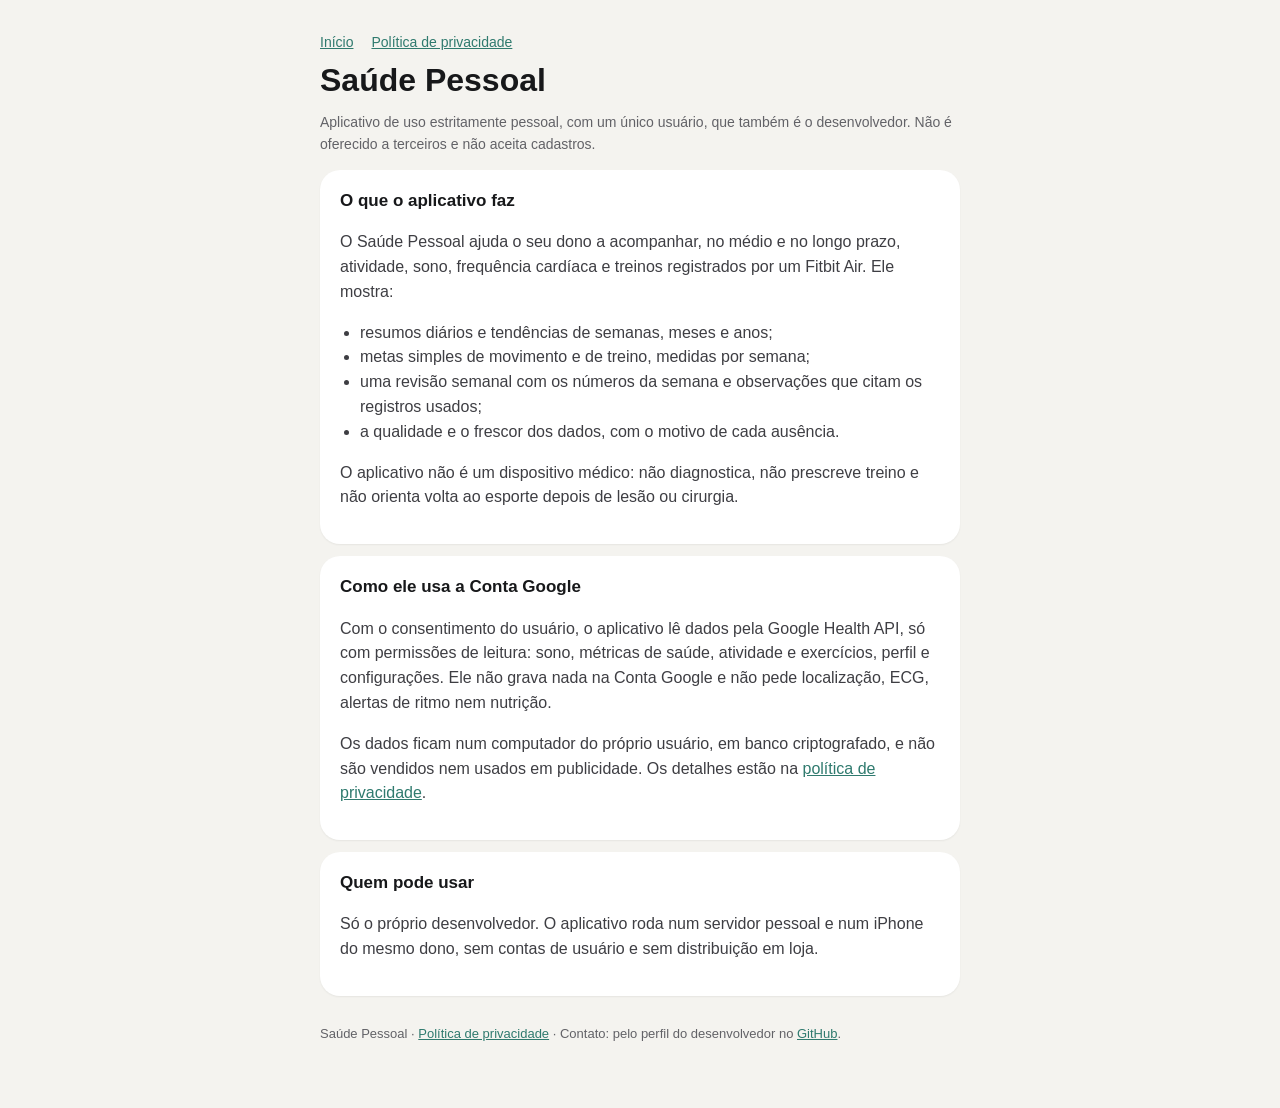
<file: index.html>
<!doctype html>
<html lang="pt-BR">
<head>
<meta charset="utf-8">
<meta name="viewport" content="width=device-width, initial-scale=1">
<title>Saúde Pessoal</title>
<meta name="description" content="Saúde Pessoal: aplicativo de uso estritamente pessoal para acompanhar atividade, sono, coração e treinos com dados do Google Health.">
<link rel="stylesheet" href="estilo.css">
</head>
<body><main>
<nav><a href="./">Início</a><a href="privacidade.html">Política de privacidade</a></nav>
<h1>Saúde Pessoal</h1>
<p class="sub">Aplicativo de uso estritamente pessoal, com um único usuário, que também é o desenvolvedor. Não é oferecido a terceiros e não aceita cadastros.</p>

<div class="card">
<h2>O que o aplicativo faz</h2>
<p>O Saúde Pessoal ajuda o seu dono a acompanhar, no médio e no longo prazo, atividade, sono, frequência cardíaca e treinos registrados por um Fitbit Air. Ele mostra:</p>
<ul>
<li>resumos diários e tendências de semanas, meses e anos;</li>
<li>metas simples de movimento e de treino, medidas por semana;</li>
<li>uma revisão semanal com os números da semana e observações que citam os registros usados;</li>
<li>a qualidade e o frescor dos dados, com o motivo de cada ausência.</li>
</ul>
<p>O aplicativo não é um dispositivo médico: não diagnostica, não prescreve treino e não orienta volta ao esporte depois de lesão ou cirurgia.</p>
</div>

<div class="card">
<h2>Como ele usa a Conta Google</h2>
<p>Com o consentimento do usuário, o aplicativo lê dados pela Google Health API, só com permissões de leitura: sono, métricas de saúde, atividade e exercícios, perfil e configurações. Ele não grava nada na Conta Google e não pede localização, ECG, alertas de ritmo nem nutrição.</p>
<p>Os dados ficam num computador do próprio usuário, em banco criptografado, e não são vendidos nem usados em publicidade. Os detalhes estão na <a href="privacidade.html">política de privacidade</a>.</p>
</div>

<div class="card">
<h2>Quem pode usar</h2>
<p>Só o próprio desenvolvedor. O aplicativo roda num servidor pessoal e num iPhone do mesmo dono, sem contas de usuário e sem distribuição em loja.</p>
</div>

<footer>Saúde Pessoal · <a href="privacidade.html">Política de privacidade</a> · Contato: pelo perfil do desenvolvedor no <a href="https://github.com/JPBazaBoy">GitHub</a>.</footer>
</main></body>
</html>
</file>
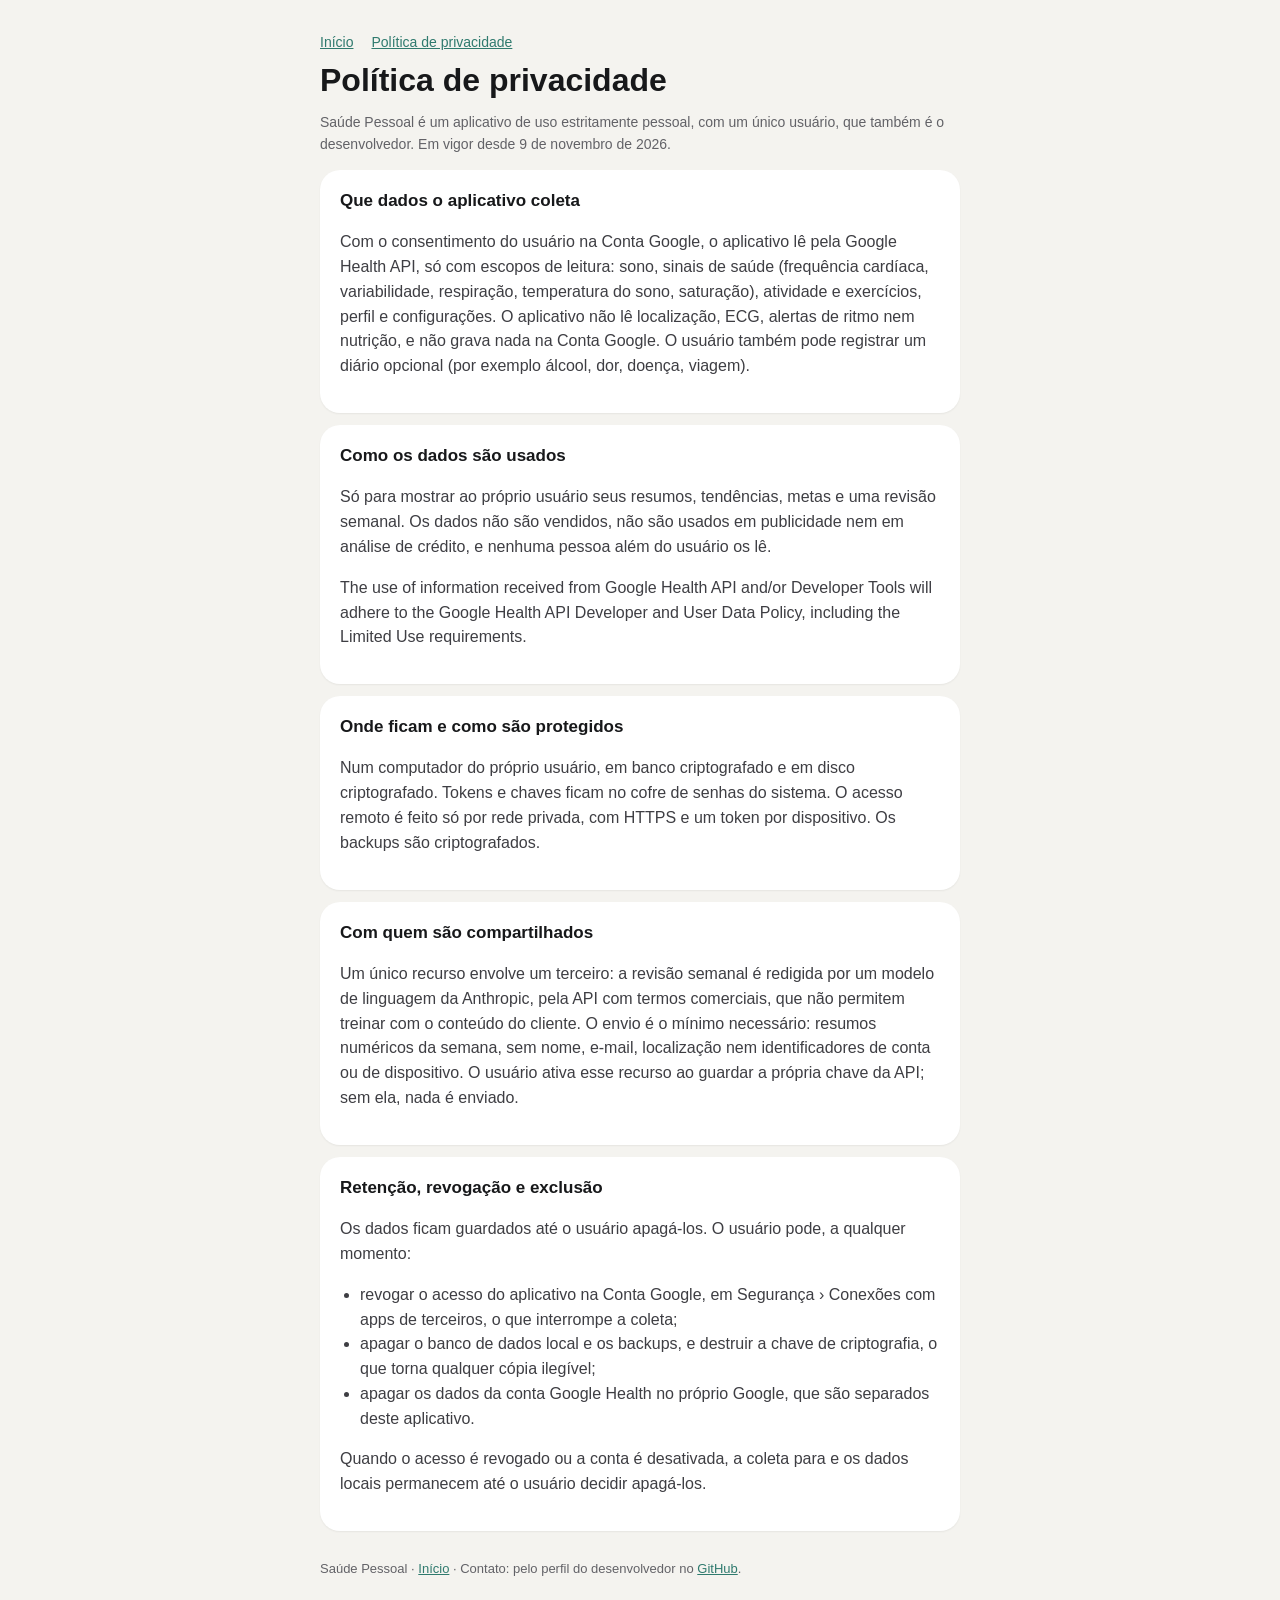
<file: privacidade.html>
<!doctype html>
<html lang="pt-BR">
<head>
<meta charset="utf-8">
<meta name="viewport" content="width=device-width, initial-scale=1">
<title>Política de privacidade · Saúde Pessoal</title>
<link rel="stylesheet" href="estilo.css">
</head>
<body><main>
<nav><a href="./">Início</a><a href="privacidade.html">Política de privacidade</a></nav>
<h1>Política de privacidade</h1>
<p class="sub">Saúde Pessoal é um aplicativo de uso estritamente pessoal, com um único usuário, que também é o desenvolvedor. Em vigor desde 9 de novembro de 2026.</p>

<div class="card">
<h2>Que dados o aplicativo coleta</h2>
<p>Com o consentimento do usuário na Conta Google, o aplicativo lê pela Google Health API, só com escopos de leitura: sono, sinais de saúde (frequência cardíaca, variabilidade, respiração, temperatura do sono, saturação), atividade e exercícios, perfil e configurações. O aplicativo não lê localização, ECG, alertas de ritmo nem nutrição, e não grava nada na Conta Google. O usuário também pode registrar um diário opcional (por exemplo álcool, dor, doença, viagem).</p>
</div>

<div class="card">
<h2>Como os dados são usados</h2>
<p>Só para mostrar ao próprio usuário seus resumos, tendências, metas e uma revisão semanal. Os dados não são vendidos, não são usados em publicidade nem em análise de crédito, e nenhuma pessoa além do usuário os lê.</p>
<p>The use of information received from Google Health API and/or Developer Tools will adhere to the Google Health API Developer and User Data Policy, including the Limited Use requirements.</p>
</div>

<div class="card">
<h2>Onde ficam e como são protegidos</h2>
<p>Num computador do próprio usuário, em banco criptografado e em disco criptografado. Tokens e chaves ficam no cofre de senhas do sistema. O acesso remoto é feito só por rede privada, com HTTPS e um token por dispositivo. Os backups são criptografados.</p>
</div>

<div class="card">
<h2>Com quem são compartilhados</h2>
<p>Um único recurso envolve um terceiro: a revisão semanal é redigida por um modelo de linguagem da Anthropic, pela API com termos comerciais, que não permitem treinar com o conteúdo do cliente. O envio é o mínimo necessário: resumos numéricos da semana, sem nome, e-mail, localização nem identificadores de conta ou de dispositivo. O usuário ativa esse recurso ao guardar a própria chave da API; sem ela, nada é enviado.</p>
</div>

<div class="card">
<h2>Retenção, revogação e exclusão</h2>
<p>Os dados ficam guardados até o usuário apagá-los. O usuário pode, a qualquer momento:</p>
<ul>
<li>revogar o acesso do aplicativo na Conta Google, em Segurança › Conexões com apps de terceiros, o que interrompe a coleta;</li>
<li>apagar o banco de dados local e os backups, e destruir a chave de criptografia, o que torna qualquer cópia ilegível;</li>
<li>apagar os dados da conta Google Health no próprio Google, que são separados deste aplicativo.</li>
</ul>
<p>Quando o acesso é revogado ou a conta é desativada, a coleta para e os dados locais permanecem até o usuário decidir apagá-los.</p>
</div>

<footer>Saúde Pessoal · <a href="./">Início</a> · Contato: pelo perfil do desenvolvedor no <a href="https://github.com/JPBazaBoy">GitHub</a>.</footer>
</main></body>
</html>
</file>
<file: estilo.css>
:root { --fundo:#F4F3EF; --cartao:#FFFFFF; --texto:#17181A; --texto2:#3E3E43; --rotulo:#626267; --borda:#DCD9D2; --acento:#2F7A6E; --sombra:0 1px 2px rgba(0,0,0,.06); }
@media (prefers-color-scheme: dark) { :root { --fundo:#101113; --cartao:#1A1B1E; --texto:#F2F2F0; --texto2:#C9C9CC; --rotulo:#9C9CA3; --borda:#36383D; --acento:#5DB3A4; --sombra:none; } }
* { box-sizing: border-box; }
body { margin:0; background:var(--fundo); color:var(--texto); font:16px/1.55 -apple-system, BlinkMacSystemFont, "Inter", "Helvetica Neue", sans-serif; }
main { max-width:680px; margin:0 auto; padding:32px 20px 64px; }
h1 { font-size:32px; line-height:1.15; margin:8px 0 6px; }
h2 { font-size:17px; margin:0 0 8px; }
p, li { color:var(--texto2); }
.sub { color:var(--rotulo); font-size:14px; }
.card { background:var(--cartao); border-radius:20px; padding:18px 20px; margin:12px 0; box-shadow:var(--sombra); }
a { color:var(--acento); }
nav { display:flex; gap:18px; font-size:14px; }
ul { padding-left:20px; }
footer { color:var(--rotulo); font-size:13px; margin-top:28px; }
</file>
